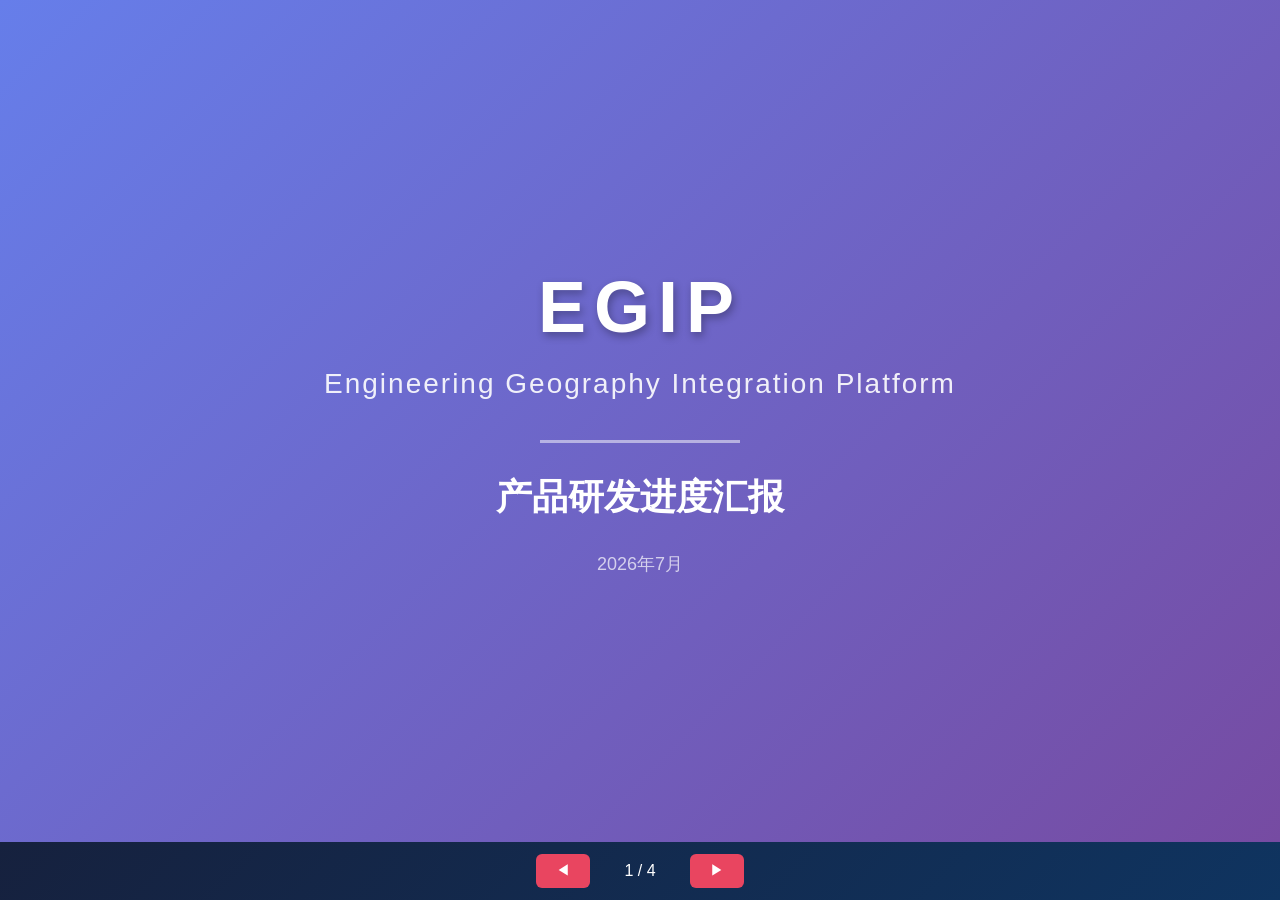
<file: presentation/index.html>
<!DOCTYPE html>
<html lang="zh-CN">
<head>
    <meta charset="UTF-8">
    <meta name="viewport" content="width=device-width, initial-scale=1.0">
    <title>EGIP 产品研发进度汇报</title>
    <link rel="stylesheet" href="styles/main.css">
</head>
<body>
    <div class="presentation-container">

        
        <!-- 幻灯片容器 -->
        <main class="slide-frame">
            <iframe id="slideContent" src="slides/01-title.html" frameborder="0"></iframe>
        </main>
        
        <!-- 页面导航点 -->
        <!-- <div class="slide-dots" id="slideDots"></div> -->
        <!-- 导航栏 -->
        <nav class="slide-nav">
            <button id="prevBtn" class="nav-btn" onclick="prevSlide()">◀</button>
            <span id="slideCounter" class="slide-counter">1 / 4</span>
            <button id="nextBtn" class="nav-btn" onclick="nextSlide()">▶</button>
        </nav>
    </div>

    <script>
        const slides = [
            'slides/01-title.html',
            'slides/02-overview.html',
            'slides/03-progress.html',
            'slides/05-v3-improvements.html',
            'slides/06-multi-scenarios.html',
            'slides/07-multi-users.html',
            'slides/08-complex-architecture.html',
            'slides/04-roadmap.html'
        ];
        
        let currentIndex = 0;
        
        function loadSlide(index) {
            if (index < 0 || index >= slides.length) return;
            currentIndex = index;
            document.getElementById('slideContent').src = slides[index];
            updateUI();
        }
        
        function nextSlide() {
            if (currentIndex < slides.length - 1) {
                loadSlide(currentIndex + 1);
            }
        }
        
        function prevSlide() {
            if (currentIndex > 0) {
                loadSlide(currentIndex - 1);
            }
        }
        
        function updateUI() {
            document.getElementById('slideCounter').textContent = 
                `${currentIndex + 1} / ${slides.length}`;
            
            document.getElementById('prevBtn').disabled = currentIndex === 0;
            document.getElementById('nextBtn').disabled = currentIndex === slides.length - 1;
            
            // 更新导航点
            document.querySelectorAll('.dot').forEach((dot, i) => {
                dot.classList.toggle('active', i === currentIndex);
            });
        }
        
        function createDots() {
            const container = document.getElementById('slideDots');
            slides.forEach((_, i) => {
                const dot = document.createElement('span');
                dot.className = 'dot' + (i === 0 ? ' active' : '');
                dot.onclick = () => loadSlide(i);
                container.appendChild(dot);
            });
        }
        
        // 键盘导航
        document.addEventListener('keydown', (e) => {
            if (e.key === 'ArrowRight' || e.key === ' ') nextSlide();
            if (e.key === 'ArrowLeft') prevSlide();
        });
        
        createDots();
        updateUI();
    </script>
</body>
</html>
</file>
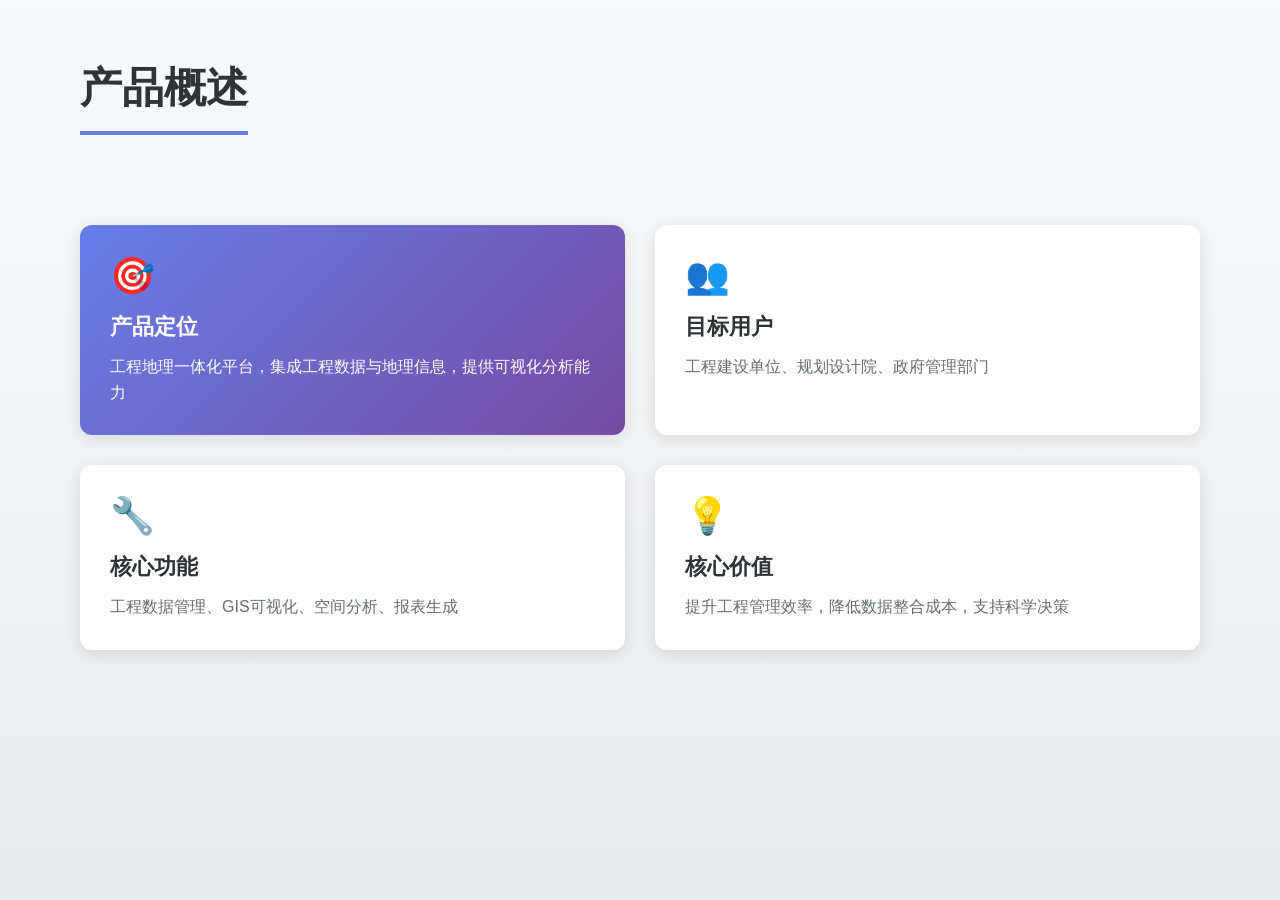
<file: presentation/bak/02-overview.html>
<!DOCTYPE html>
<html lang="zh-CN">
<head>
    <meta charset="UTF-8">
    <meta name="viewport" content="width=device-width, initial-scale=1.0">
    <title>产品概述</title>
    <style>
        * {
            margin: 0;
            padding: 0;
            box-sizing: border-box;
        }
        
        body {
            font-family: 'Microsoft YaHei', 'Segoe UI', Arial, sans-serif;
            background: linear-gradient(to bottom, #f8f9fa, #e9ecef);
            min-height: 100vh;
            padding: 60px 80px;
        }
        
        .slide-title {
            font-size: 42px;
            color: #2d3436;
            margin-bottom: 50px;
            padding-bottom: 15px;
            border-bottom: 4px solid #667eea;
            display: inline-block;
        }
        
        .content-grid {
            display: grid;
            grid-template-columns: repeat(2, 1fr);
            gap: 30px;
            margin-top: 40px;
        }
        
        .card {
            background: white;
            border-radius: 12px;
            padding: 30px;
            box-shadow: 0 4px 15px rgba(0,0,0,0.1);
            transition: transform 0.3s ease;
        }
        
        .card:hover {
            transform: translateY(-5px);
        }
        
        .card-icon {
            font-size: 36px;
            margin-bottom: 15px;
        }
        
        .card h3 {
            font-size: 22px;
            color: #2d3436;
            margin-bottom: 12px;
        }
        
        .card p {
            color: #636e72;
            line-height: 1.6;
        }
        
        .highlight {
            background: linear-gradient(135deg, #667eea 0%, #764ba2 100%);
            color: white;
        }
        
        .highlight h3, .highlight p {
            color: white;
        }
    </style>
</head>
<body>
    <h1 class="slide-title">产品概述</h1>
    
    <div class="content-grid">
        <div class="card highlight">
            <div class="card-icon">🎯</div>
            <h3>产品定位</h3>
            <p>工程地理一体化平台，集成工程数据与地理信息，提供可视化分析能力</p>
        </div>
        
        <div class="card">
            <div class="card-icon">👥</div>
            <h3>目标用户</h3>
            <p>工程建设单位、规划设计院、政府管理部门</p>
        </div>
        
        <div class="card">
            <div class="card-icon">🔧</div>
            <h3>核心功能</h3>
            <p>工程数据管理、GIS可视化、空间分析、报表生成</p>
        </div>
        
        <div class="card">
            <div class="card-icon">💡</div>
            <h3>核心价值</h3>
            <p>提升工程管理效率，降低数据整合成本，支持科学决策</p>
        </div>
    </div>
</body>
</html>
</file>
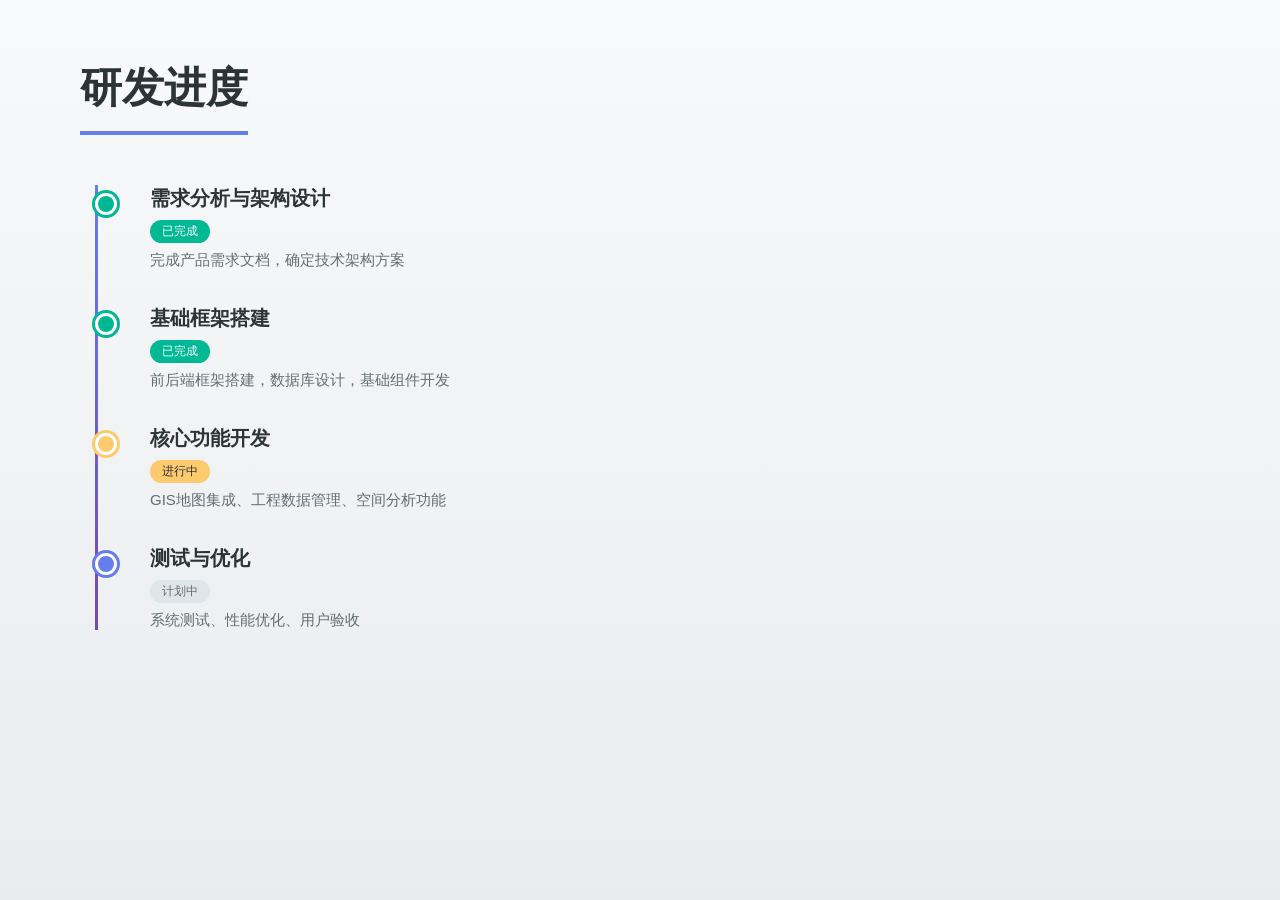
<file: presentation/bak/03-progress.html>
<!DOCTYPE html>
<html lang="zh-CN">
<head>
    <meta charset="UTF-8">
    <meta name="viewport" content="width=device-width, initial-scale=1.0">
    <title>研发进度</title>
    <style>
        * {
            margin: 0;
            padding: 0;
            box-sizing: border-box;
        }
        
        body {
            font-family: 'Microsoft YaHei', 'Segoe UI', Arial, sans-serif;
            background: linear-gradient(to bottom, #f8f9fa, #e9ecef);
            min-height: 100vh;
            padding: 60px 80px;
        }
        
        .slide-title {
            font-size: 42px;
            color: #2d3436;
            margin-bottom: 50px;
            padding-bottom: 15px;
            border-bottom: 4px solid #667eea;
            display: inline-block;
        }
        
        .timeline {
            position: relative;
            padding-left: 40px;
        }
        
        .timeline::before {
            content: '';
            position: absolute;
            left: 15px;
            top: 0;
            bottom: 0;
            width: 3px;
            background: linear-gradient(to bottom, #667eea, #764ba2);
        }
        
        .timeline-item {
            position: relative;
            margin-bottom: 35px;
            padding-left: 30px;
        }
        
        .timeline-item::before {
            content: '';
            position: absolute;
            left: -25px;
            top: 8px;
            width: 16px;
            height: 16px;
            border-radius: 50%;
            background: #667eea;
            border: 3px solid white;
            box-shadow: 0 0 0 3px #667eea;
        }
        
        .timeline-item.completed::before {
            background: #00b894;
            box-shadow: 0 0 0 3px #00b894;
        }
        
        .timeline-item.in-progress::before {
            background: #fdcb6e;
            box-shadow: 0 0 0 3px #fdcb6e;
        }
        
        .timeline-title {
            font-size: 20px;
            color: #2d3436;
            margin-bottom: 8px;
        }
        
        .timeline-status {
            display: inline-block;
            padding: 3px 12px;
            border-radius: 12px;
            font-size: 12px;
            margin-bottom: 8px;
        }
        
        .status-completed {
            background: #00b894;
            color: white;
        }
        
        .status-in-progress {
            background: #fdcb6e;
            color: #2d3436;
        }
        
        .status-planned {
            background: #dfe6e9;
            color: #636e72;
        }
        
        .timeline-desc {
            color: #636e72;
            font-size: 15px;
        }
    </style>
</head>
<body>
    <h1 class="slide-title">研发进度</h1>
    
    <div class="timeline">
        <div class="timeline-item completed">
            <h3 class="timeline-title">需求分析与架构设计</h3>
            <span class="timeline-status status-completed">已完成</span>
            <p class="timeline-desc">完成产品需求文档，确定技术架构方案</p>
        </div>
        
        <div class="timeline-item completed">
            <h3 class="timeline-title">基础框架搭建</h3>
            <span class="timeline-status status-completed">已完成</span>
            <p class="timeline-desc">前后端框架搭建，数据库设计，基础组件开发</p>
        </div>
        
        <div class="timeline-item in-progress">
            <h3 class="timeline-title">核心功能开发</h3>
            <span class="timeline-status status-in-progress">进行中</span>
            <p class="timeline-desc">GIS地图集成、工程数据管理、空间分析功能</p>
        </div>
        
        <div class="timeline-item">
            <h3 class="timeline-title">测试与优化</h3>
            <span class="timeline-status status-planned">计划中</span>
            <p class="timeline-desc">系统测试、性能优化、用户验收</p>
        </div>
    </div>
</body>
</html>
</file>
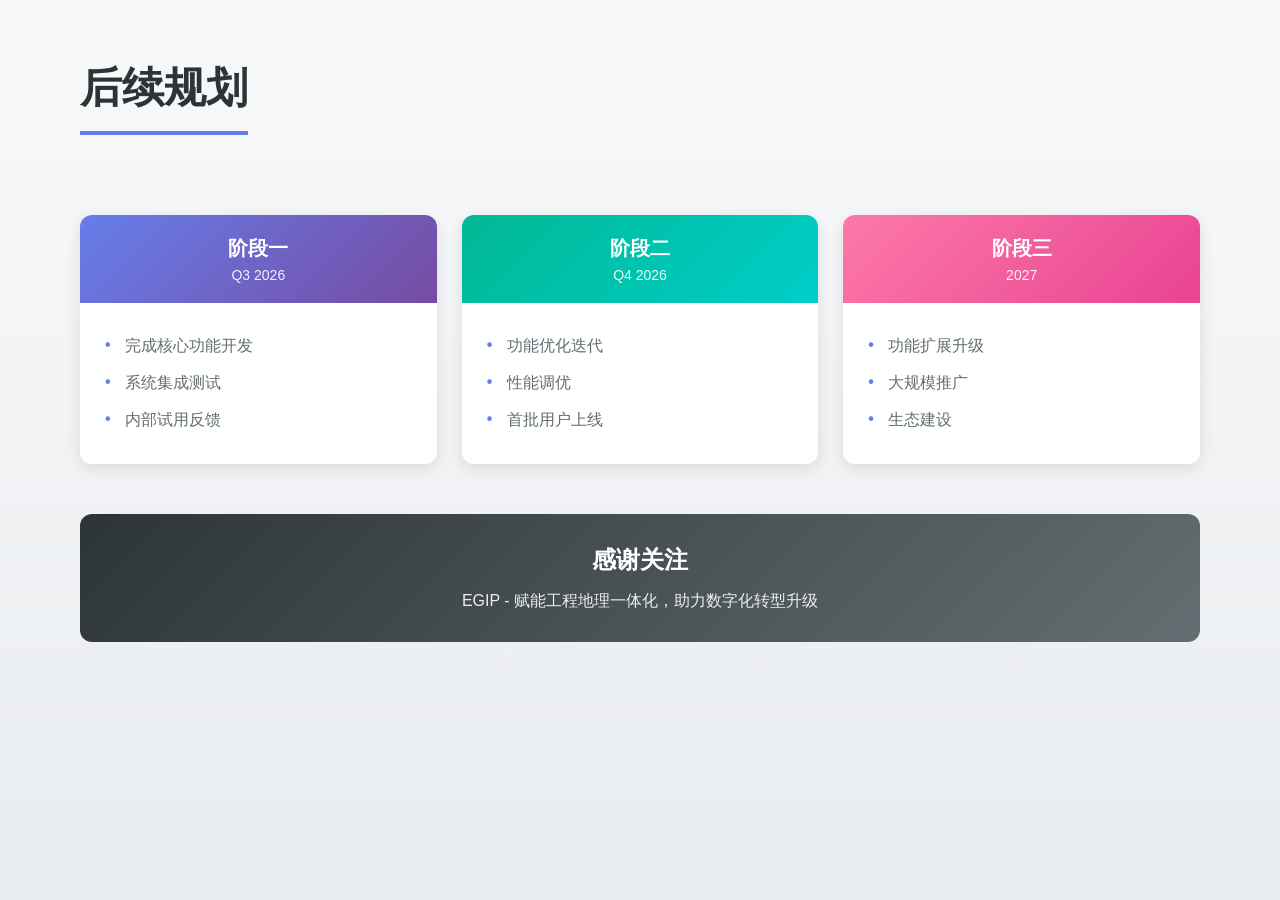
<file: presentation/bak/04-roadmap.html>
<!DOCTYPE html>
<html lang="zh-CN">
<head>
    <meta charset="UTF-8">
    <meta name="viewport" content="width=device-width, initial-scale=1.0">
    <title>后续规划</title>
    <style>
        * {
            margin: 0;
            padding: 0;
            box-sizing: border-box;
        }
        
        body {
            font-family: 'Microsoft YaHei', 'Segoe UI', Arial, sans-serif;
            background: linear-gradient(to bottom, #f8f9fa, #e9ecef);
            min-height: 100vh;
            padding: 60px 80px;
        }
        
        .slide-title {
            font-size: 42px;
            color: #2d3436;
            margin-bottom: 50px;
            padding-bottom: 15px;
            border-bottom: 4px solid #667eea;
            display: inline-block;
        }
        
        .roadmap {
            display: flex;
            gap: 25px;
            margin-top: 30px;
        }
        
        .phase {
            flex: 1;
            background: white;
            border-radius: 12px;
            overflow: hidden;
            box-shadow: 0 4px 15px rgba(0,0,0,0.1);
        }
        
        .phase-header {
            padding: 20px;
            color: white;
            text-align: center;
        }
        
        .phase:nth-child(1) .phase-header { background: linear-gradient(135deg, #667eea, #764ba2); }
        .phase:nth-child(2) .phase-header { background: linear-gradient(135deg, #00b894, #00cec9); }
        .phase:nth-child(3) .phase-header { background: linear-gradient(135deg, #fd79a8, #e84393); }
        
        .phase-title {
            font-size: 20px;
            margin-bottom: 5px;
        }
        
        .phase-date {
            font-size: 14px;
            opacity: 0.9;
        }
        
        .phase-content {
            padding: 25px;
        }
        
        .phase-content ul {
            list-style: none;
        }
        
        .phase-content li {
            padding: 8px 0;
            padding-left: 20px;
            position: relative;
            color: #636e72;
        }
        
        .phase-content li::before {
            content: '•';
            position: absolute;
            left: 0;
            color: #667eea;
            font-weight: bold;
        }
        
        .summary-box {
            margin-top: 50px;
            padding: 30px;
            background: linear-gradient(135deg, #2d3436 0%, #636e72 100%);
            border-radius: 12px;
            color: white;
            text-align: center;
        }
        
        .summary-box h3 {
            font-size: 24px;
            margin-bottom: 15px;
        }
        
        .summary-box p {
            opacity: 0.9;
            font-size: 16px;
        }
    </style>
</head>
<body>
    <h1 class="slide-title">后续规划</h1>
    
    <div class="roadmap">
        <div class="phase">
            <div class="phase-header">
                <h3 class="phase-title">阶段一</h3>
                <p class="phase-date">Q3 2026</p>
            </div>
            <div class="phase-content">
                <ul>
                    <li>完成核心功能开发</li>
                    <li>系统集成测试</li>
                    <li>内部试用反馈</li>
                </ul>
            </div>
        </div>
        
        <div class="phase">
            <div class="phase-header">
                <h3 class="phase-title">阶段二</h3>
                <p class="phase-date">Q4 2026</p>
            </div>
            <div class="phase-content">
                <ul>
                    <li>功能优化迭代</li>
                    <li>性能调优</li>
                    <li>首批用户上线</li>
                </ul>
            </div>
        </div>
        
        <div class="phase">
            <div class="phase-header">
                <h3 class="phase-title">阶段三</h3>
                <p class="phase-date">2027</p>
            </div>
            <div class="phase-content">
                <ul>
                    <li>功能扩展升级</li>
                    <li>大规模推广</li>
                    <li>生态建设</li>
                </ul>
            </div>
        </div>
    </div>
    
    <div class="summary-box">
        <h3>感谢关注</h3>
        <p>EGIP - 赋能工程地理一体化，助力数字化转型升级</p>
    </div>
</body>
</html>
</file>
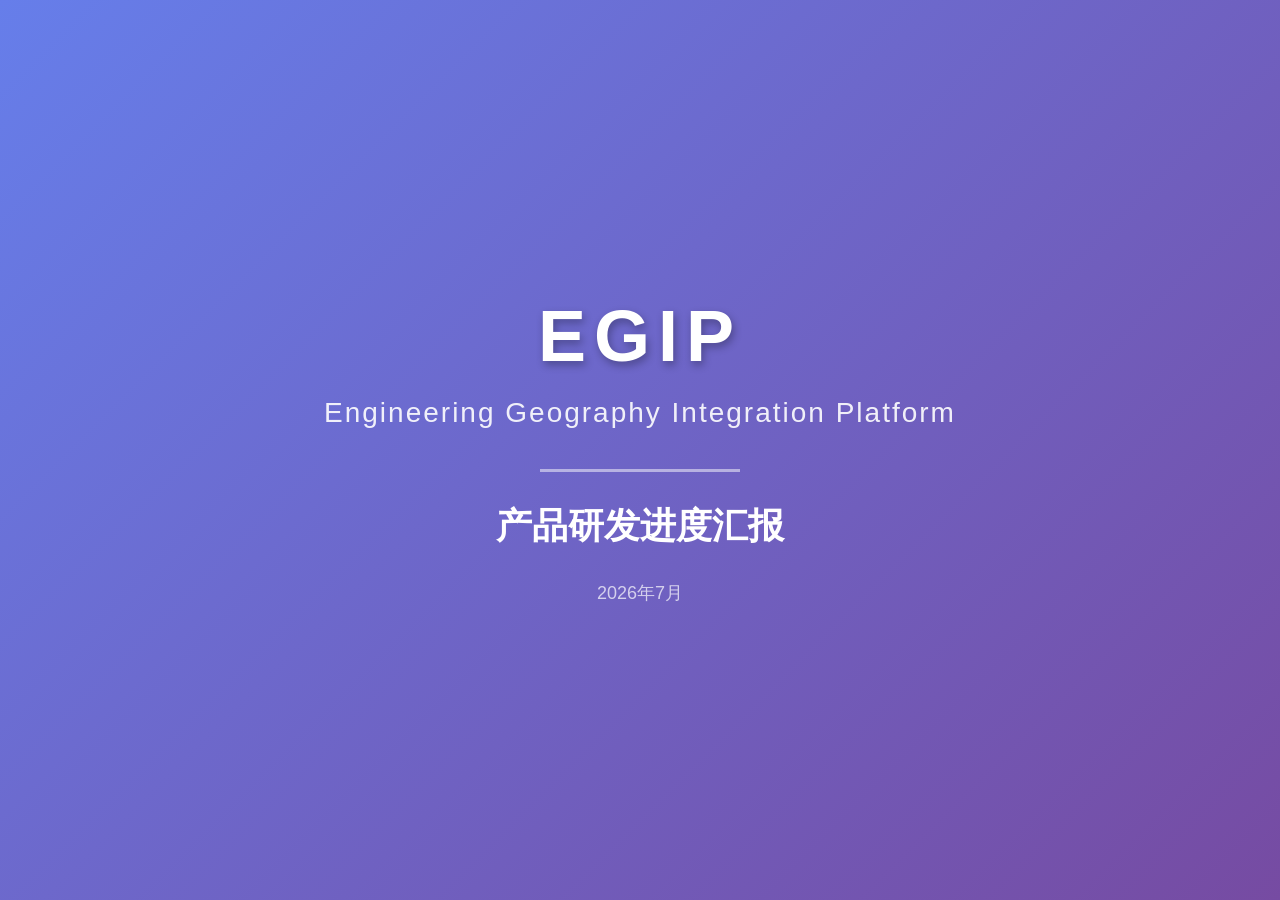
<file: presentation/slides/01-title.html>
<!DOCTYPE html>
<html lang="zh-CN">
<head>
    <meta charset="UTF-8">
    <meta name="viewport" content="width=device-width, initial-scale=1.0">
    <title>封面</title>
    <style>
        * {
            margin: 0;
            padding: 0;
            box-sizing: border-box;
        }
        
        body {
            font-family: 'Microsoft YaHei', 'Segoe UI', Arial, sans-serif;
            background: linear-gradient(135deg, #667eea 0%, #764ba2 100%);
            height: 100vh;
            display: flex;
            flex-direction: column;
            justify-content: center;
            align-items: center;
            color: white;
        }
        
        .title-container {
            text-align: center;
            animation: fadeInUp 1s ease;
        }
        
        .product-name {
            font-size: 72px;
            font-weight: bold;
            letter-spacing: 8px;
            margin-bottom: 20px;
            text-shadow: 2px 4px 8px rgba(0,0,0,0.3);
        }
        
        .product-full-name {
            font-size: 28px;
            opacity: 0.9;
            margin-bottom: 40px;
            letter-spacing: 2px;
        }
        
        .divider {
            width: 200px;
            height: 3px;
            background: rgba(255,255,255,0.5);
            margin: 30px auto;
        }
        
        .report-title {
            font-size: 36px;
            margin-top: 20px;
        }
        
        .report-date {
            font-size: 18px;
            opacity: 0.7;
            margin-top: 30px;
        }
        
        @keyframes fadeInUp {
            from {
                opacity: 0;
                transform: translateY(30px);
            }
            to {
                opacity: 1;
                transform: translateY(0);
            }
        }
    </style>
</head>
<body>
    <div class="title-container">
        <h1 class="product-name">EGIP</h1>
        <p class="product-full-name">Engineering Geography Integration Platform</p>
        <div class="divider"></div>
        <h2 class="report-title">产品研发进度汇报</h2>
        <p class="report-date">2026年7月</p>
    </div>
</body>
</html>
</file>
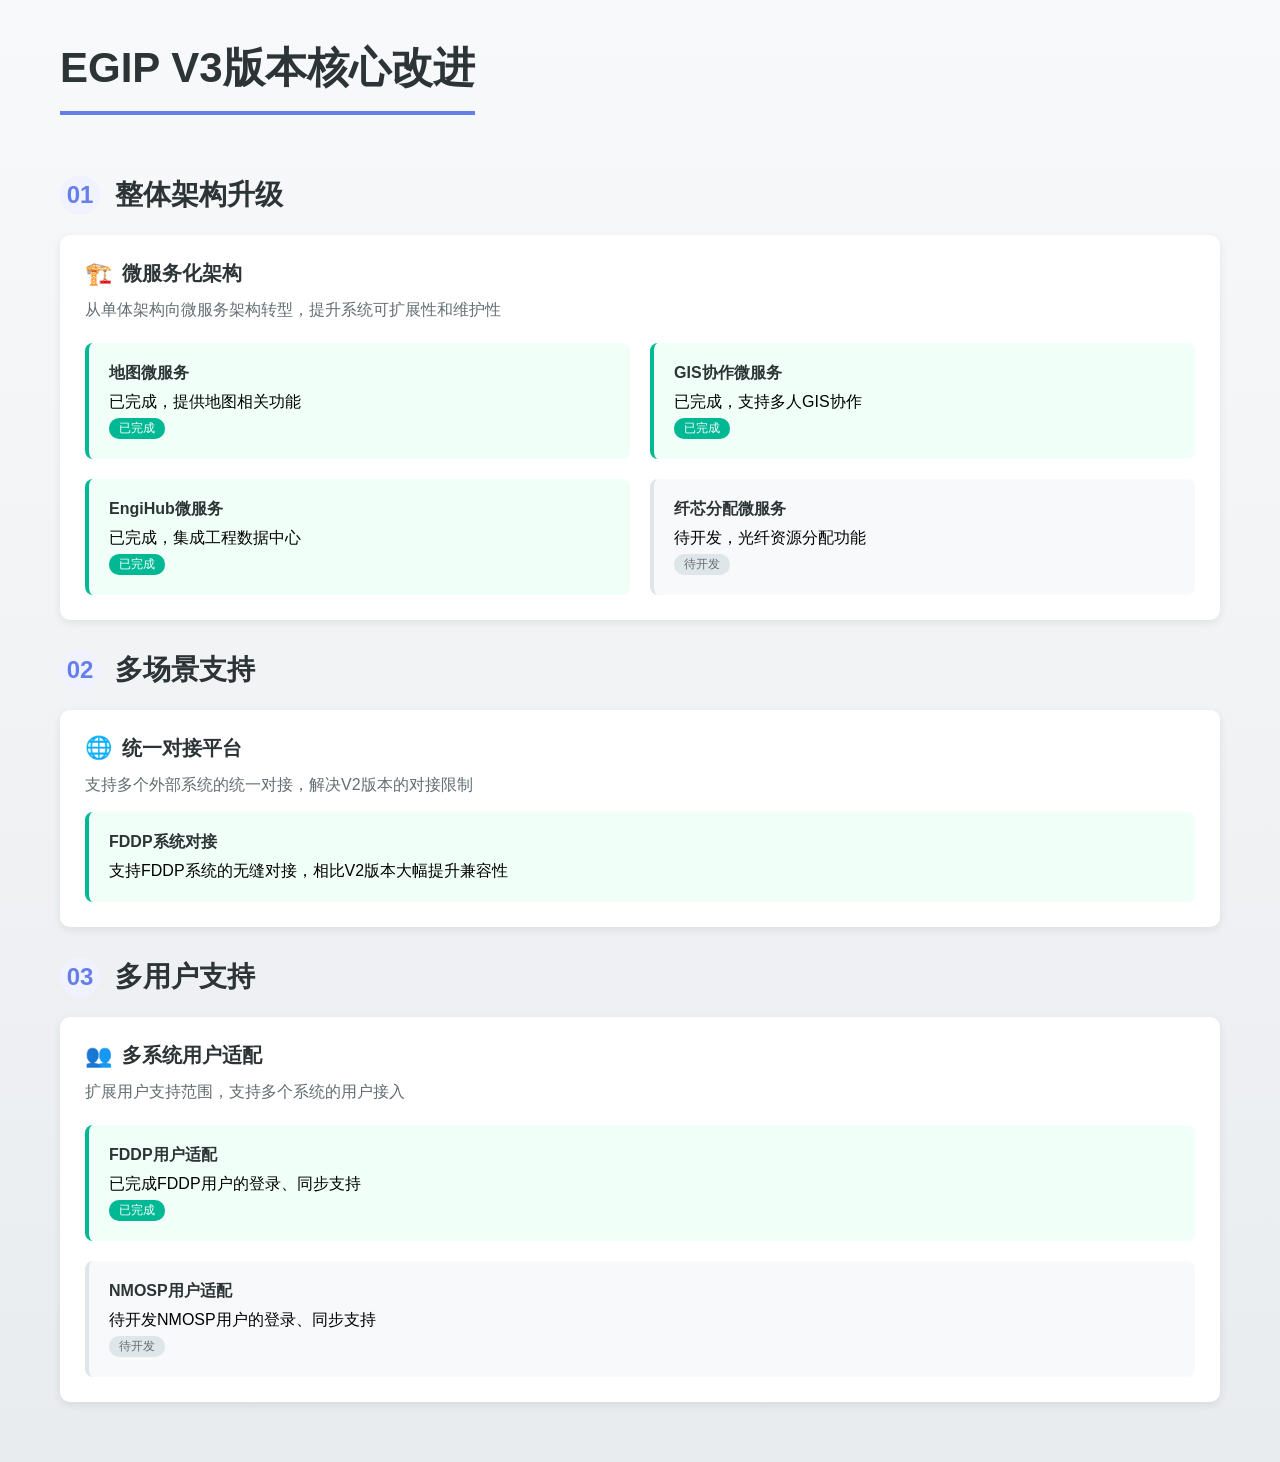
<file: presentation/slides/05-v3-improvements.html>
<!DOCTYPE html>
<html lang="zh-CN">
<head>
    <meta charset="UTF-8">
    <meta name="viewport" content="width=device-width, initial-scale=1.0">
    <title>EGIP V3版本改进</title>
    <style>
        * {
            margin: 0;
            padding: 0;
            box-sizing: border-box;
        }
        
        body {
            font-family: 'Microsoft YaHei', 'Segoe UI', Arial, sans-serif;
            background: linear-gradient(to bottom, #f8f9fa, #e9ecef);
            min-height: 100vh;
            padding: 40px 60px;
        }
        
        .slide-title {
            font-size: 42px;
            color: #2d3436;
            margin-bottom: 30px;
            padding-bottom: 15px;
            border-bottom: 4px solid #667eea;
            display: inline-block;
        }
        
        .section-header {
            display: flex;
            align-items: center;
            margin: 30px 0 20px 0;
        }
        
        .section-number {
            font-size: 24px;
            font-weight: bold;
            color: #667eea;
            margin-right: 15px;
            background: #f0f3ff;
            width: 40px;
            height: 40px;
            border-radius: 50%;
            display: flex;
            align-items: center;
            justify-content: center;
        }
        
        .section-title {
            font-size: 28px;
            color: #2d3436;
        }
        
        .improvement-item {
            background: white;
            border-radius: 10px;
            padding: 25px;
            margin-bottom: 20px;
            box-shadow: 0 3px 10px rgba(0,0,0,0.08);
        }
        
        .improvement-title {
            font-size: 20px;
            color: #2d3436;
            margin-bottom: 10px;
            display: flex;
            align-items: center;
        }
        
        .improvement-icon {
            margin-right: 10px;
            font-size: 22px;
        }
        
        .improvement-content {
            color: #636e72;
            line-height: 1.6;
        }
        
        .feature-grid {
            display: grid;
            grid-template-columns: 1fr 1fr;
            gap: 20px;
            margin-top: 20px;
        }
        
        .feature-box {
            background: #f8f9fa;
            border-radius: 8px;
            padding: 20px;
            border-left: 4px solid #667eea;
        }
        
        .feature-box.completed {
            border-left-color: #00b894;
            background: #f0fff7;
        }
        
        .feature-box.in-progress {
            border-left-color: #fdcb6e;
            background: #fff8e6;
        }
        
        .feature-box.planned {
            border-left-color: #dfe6e9;
            background: #f8f9fa;
        }
        
        .feature-title {
            font-size: 16px;
            font-weight: bold;
            color: #2d3436;
            margin-bottom: 8px;
        }
        
        .feature-status {
            display: inline-block;
            padding: 2px 10px;
            border-radius: 10px;
            font-size: 12px;
            margin-top: 5px;
        }
        
        .status-completed {
            background: #00b894;
            color: white;
        }
        
        .status-in-progress {
            background: #fdcb6e;
            color: #2d3436;
        }
        
        .status-planned {
            background: #dfe6e9;
            color: #636e72;
        }
    </style>
</head>
<body>
    <h1 class="slide-title">EGIP V3版本核心改进</h1>
    
    <div class="section-header">
        <div class="section-number">01</div>
        <h2 class="section-title">整体架构升级</h2>
    </div>
    
    <div class="improvement-item">
        <h3 class="improvement-title"><span class="improvement-icon">🏗️</span> 微服务化架构</h3>
        <p class="improvement-content">从单体架构向微服务架构转型，提升系统可扩展性和维护性</p>
        
        <div class="feature-grid">
            <div class="feature-box completed">
                <div class="feature-title">地图微服务</div>
                <p>已完成，提供地图相关功能</p>
                <span class="feature-status status-completed">已完成</span>
            </div>
            
            <div class="feature-box completed">
                <div class="feature-title">GIS协作微服务</div>
                <p>已完成，支持多人GIS协作</p>
                <span class="feature-status status-completed">已完成</span>
            </div>
            
            <div class="feature-box completed">
                <div class="feature-title">EngiHub微服务</div>
                <p>已完成，集成工程数据中心</p>
                <span class="feature-status status-completed">已完成</span>
            </div>
            
            <div class="feature-box planned">
                <div class="feature-title">纤芯分配微服务</div>
                <p>待开发，光纤资源分配功能</p>
                <span class="feature-status status-planned">待开发</span>
            </div>
        </div>
    </div>
    
    <div class="section-header">
        <div class="section-number">02</div>
        <h2 class="section-title">多场景支持</h2>
    </div>
    
    <div class="improvement-item">
        <h3 class="improvement-title"><span class="improvement-icon">🌐</span> 统一对接平台</h3>
        <p class="improvement-content">支持多个外部系统的统一对接，解决V2版本的对接限制</p>
        
        <div class="feature-box completed" style="margin-top: 15px;">
            <div class="feature-title">FDDP系统对接</div>
            <p>支持FDDP系统的无缝对接，相比V2版本大幅提升兼容性</p>
        </div>
    </div>
    
    <div class="section-header">
        <div class="section-number">03</div>
        <h2 class="section-title">多用户支持</h2>
    </div>
    
    <div class="improvement-item">
        <h3 class="improvement-title"><span class="improvement-icon">👥</span> 多系统用户适配</h3>
        <p class="improvement-content">扩展用户支持范围，支持多个系统的用户接入</p>
        
        <div class="feature-grid" style="grid-template-columns: 1fr;">
            <div class="feature-box completed">
                <div class="feature-title">FDDP用户适配</div>
                <p>已完成FDDP用户的登录、同步支持</p>
                <span class="feature-status status-completed">已完成</span>
            </div>
            
            <div class="feature-box planned">
                <div class="feature-title">NMOSP用户适配</div>
                <p>待开发NMOSP用户的登录、同步支持</p>
                <span class="feature-status status-planned">待开发</span>
            </div>
        </div>
    </div>
</body>
</html>
</file>
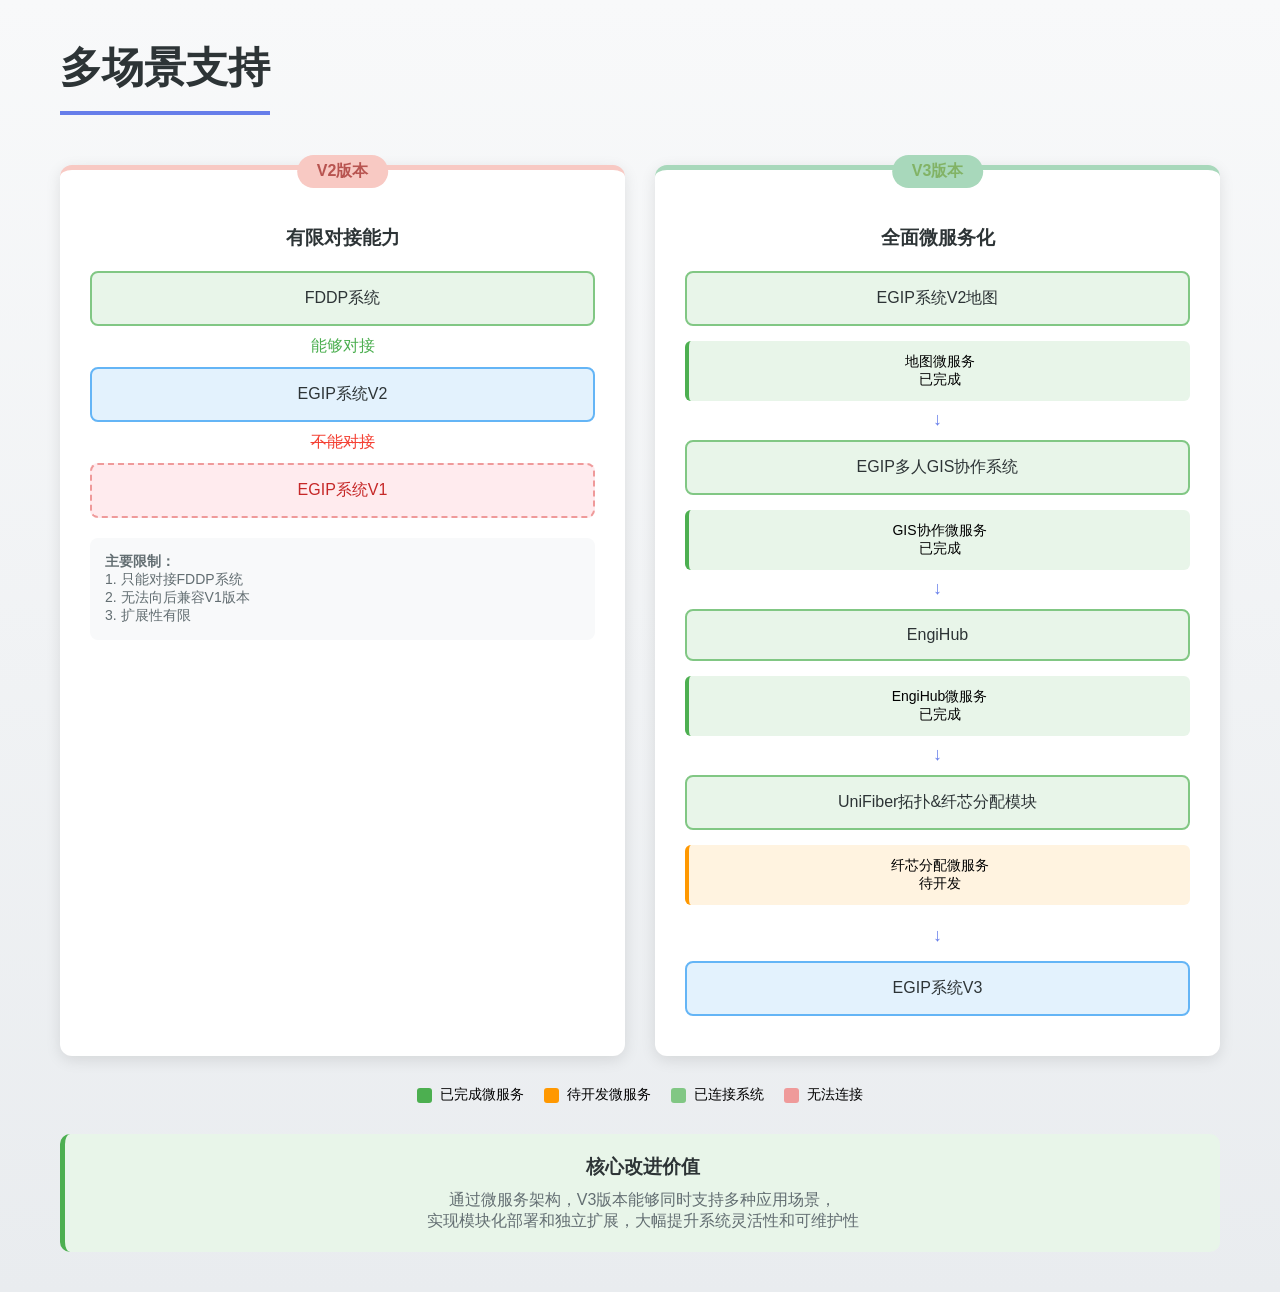
<file: presentation/slides/06-multi-scenarios.html>
<!DOCTYPE html>
<html lang="zh-CN">
<head>
    <meta charset="UTF-8">
    <meta name="viewport" content="width=device-width, initial-scale=1.0">
    <title>多场景支持</title>
    <style>
        * {
            margin: 0;
            padding: 0;
            box-sizing: border-box;
        }
        
        body {
            font-family: 'Microsoft YaHei', 'Segoe UI', Arial, sans-serif;
            background: linear-gradient(to bottom, #f8f9fa, #e9ecef);
            min-height: 100vh;
            padding: 40px 60px;
        }
        
        .slide-title {
            font-size: 42px;
            color: #2d3436;
            margin-bottom: 30px;
            padding-bottom: 15px;
            border-bottom: 4px solid #667eea;
            display: inline-block;
        }
        
        .comparison-container {
            display: grid;
            grid-template-columns: 1fr 1fr;
            gap: 30px;
            margin-top: 20px;
        }
        
        .version-box {
            background: white;
            border-radius: 12px;
            padding: 30px;
            box-shadow: 0 4px 15px rgba(0,0,0,0.1);
            position: relative;
        }
        
        .version-box.before {
            border-top: 5px solid #f8c9c3;
        }
        
        .version-box.after {
            border-top: 5px solid #a8d8bb;
        }
        
        .version-label {
            position: absolute;
            top: -15px;
            left: 50%;
            transform: translateX(-50%);
            background: #2d3436;
            color: white;
            padding: 6px 20px;
            border-radius: 20px;
            font-weight: bold;
            font-size: 16px;
        }
        
        .version-box.before .version-label {
            background: #f8c9c3;
            color: #b85450;
        }
        
        .version-box.after .version-label {
            background: #a8d8bb;
            color: #82b366;
        }
        
        .system-flow {
            margin-top: 20px;
        }
        
        .system-item {
            padding: 15px;
            margin: 10px 0;
            border-radius: 8px;
            text-align: center;
            font-weight: 500;
            position: relative;
        }
        
        .system-item.connected {
            background: #e8f5e9;
            border: 2px solid #81c784;
            color: #2d3436;
        }
        
        .system-item.disconnected {
            background: #ffebee;
            border: 2px dashed #ef9a9a;
            color: #c62828;
        }
        
        .system-item.core {
            background: #e3f2fd;
            border: 2px solid #64b5f6;
            color: #2d3436;
        }
        
        .service-item {
            padding: 12px;
            margin: 8px 0;
            border-radius: 6px;
            text-align: center;
            font-size: 14px;
        }
        
        .service-item.completed {
            background: #e8f5e9;
            border-left: 4px solid #4caf50;
        }
        
        .service-item.planned {
            background: #fff3e0;
            border-left: 4px solid #ff9800;
        }
        
        .flow-arrow {
            text-align: center;
            margin: 5px 0;
            color: #667eea;
            font-weight: bold;
            font-size: 18px;
        }
        
        .connection-line {
            margin: 8px 0;
            display: flex;
            align-items: center;
            justify-content: center;
        }
        
        .connection-line.connected {
            color: #4caf50;
        }
        
        .connection-line.disconnected {
            color: #f44336;
            text-decoration: line-through;
        }
        
        .legend {
            margin-top: 30px;
            display: flex;
            gap: 20px;
            justify-content: center;
            flex-wrap: wrap;
        }
        
        .legend-item {
            display: flex;
            align-items: center;
            gap: 8px;
            font-size: 14px;
        }
        
        .legend-color {
            width: 15px;
            height: 15px;
            border-radius: 3px;
        }
        
        .legend-color.completed {
            background: #4caf50;
        }
        
        .legend-color.planned {
            background: #ff9800;
        }
        
        .legend-color.connected {
            background: #81c784;
        }
        
        .legend-color.disconnected {
            background: #ef9a9a;
        }
    </style>
</head>
<body>
    <h1 class="slide-title">多场景支持</h1>
    
    <div class="comparison-container">
        <div class="version-box before">
            <div class="version-label">V2版本</div>
            <h3 style="margin-top: 25px; color: #2d3436; text-align: center;">有限对接能力</h3>
            
            <div class="system-flow">
                <div class="system-item connected">FDDP系统</div>
                
                <div class="connection-line connected">能够对接</div>
                
                <div class="system-item core">EGIP系统V2</div>
                
                <div class="connection-line disconnected">不能对接</div>
                
                <div class="system-item disconnected">EGIP系统V1</div>
            </div>
            
            <div style="margin-top: 20px; padding: 15px; background: #f8f9fa; border-radius: 8px;">
                <p style="color: #636e72; font-size: 14px;">
                    <strong>主要限制：</strong><br>
                    1. 只能对接FDDP系统<br>
                    2. 无法向后兼容V1版本<br>
                    3. 扩展性有限
                </p>
            </div>
        </div>
        
        <div class="version-box after">
            <div class="version-label">V3版本</div>
            <h3 style="margin-top: 25px; color: #2d3436; text-align: center;">全面微服务化</h3>
            
            <div class="system-flow">
                <div class="system-item connected" style="margin-bottom: 15px;">EGIP系统V2地图</div>
                <div class="service-item completed">地图微服务<br/>已完成</div>
                
                <div class="flow-arrow">↓</div>
                
                <div class="system-item connected" style="margin-bottom: 15px;">EGIP多人GIS协作系统</div>
                <div class="service-item completed">GIS协作微服务<br/>已完成</div>
                
                <div class="flow-arrow">↓</div>
                
                <div class="system-item connected" style="margin-bottom: 15px;">EngiHub</div>
                <div class="service-item completed">EngiHub微服务<br/>已完成</div>
                
                <div class="flow-arrow">↓</div>
                
                <div class="system-item connected" style="margin-bottom: 15px;">UniFiber拓扑&纤芯分配模块</div>
                <div class="service-item planned">纤芯分配微服务<br/>待开发</div>
                
                <div class="flow-arrow" style="margin-top: 20px;">↓</div>
                
                <div class="system-item core" style="margin-top: 15px;">EGIP系统V3</div>
            </div>
        </div>
    </div>
    
    <div class="legend">
        <div class="legend-item">
            <div class="legend-color completed"></div>
            <span>已完成微服务</span>
        </div>
        <div class="legend-item">
            <div class="legend-color planned"></div>
            <span>待开发微服务</span>
        </div>
        <div class="legend-item">
            <div class="legend-color connected"></div>
            <span>已连接系统</span>
        </div>
        <div class="legend-item">
            <div class="legend-color disconnected"></div>
            <span>无法连接</span>
        </div>
    </div>
    
    <div style="margin-top: 30px; text-align: center; background: #e8f5e9; padding: 20px; border-radius: 10px; border-left: 5px solid #4caf50;">
        <h3 style="color: #2d3436; margin-bottom: 10px;">核心改进价值</h3>
        <p style="color: #636e72;">
            通过微服务架构，V3版本能够同时支持多种应用场景，<br>
            实现模块化部署和独立扩展，大幅提升系统灵活性和可维护性
        </p>
    </div>
</body>
</html>
</file>
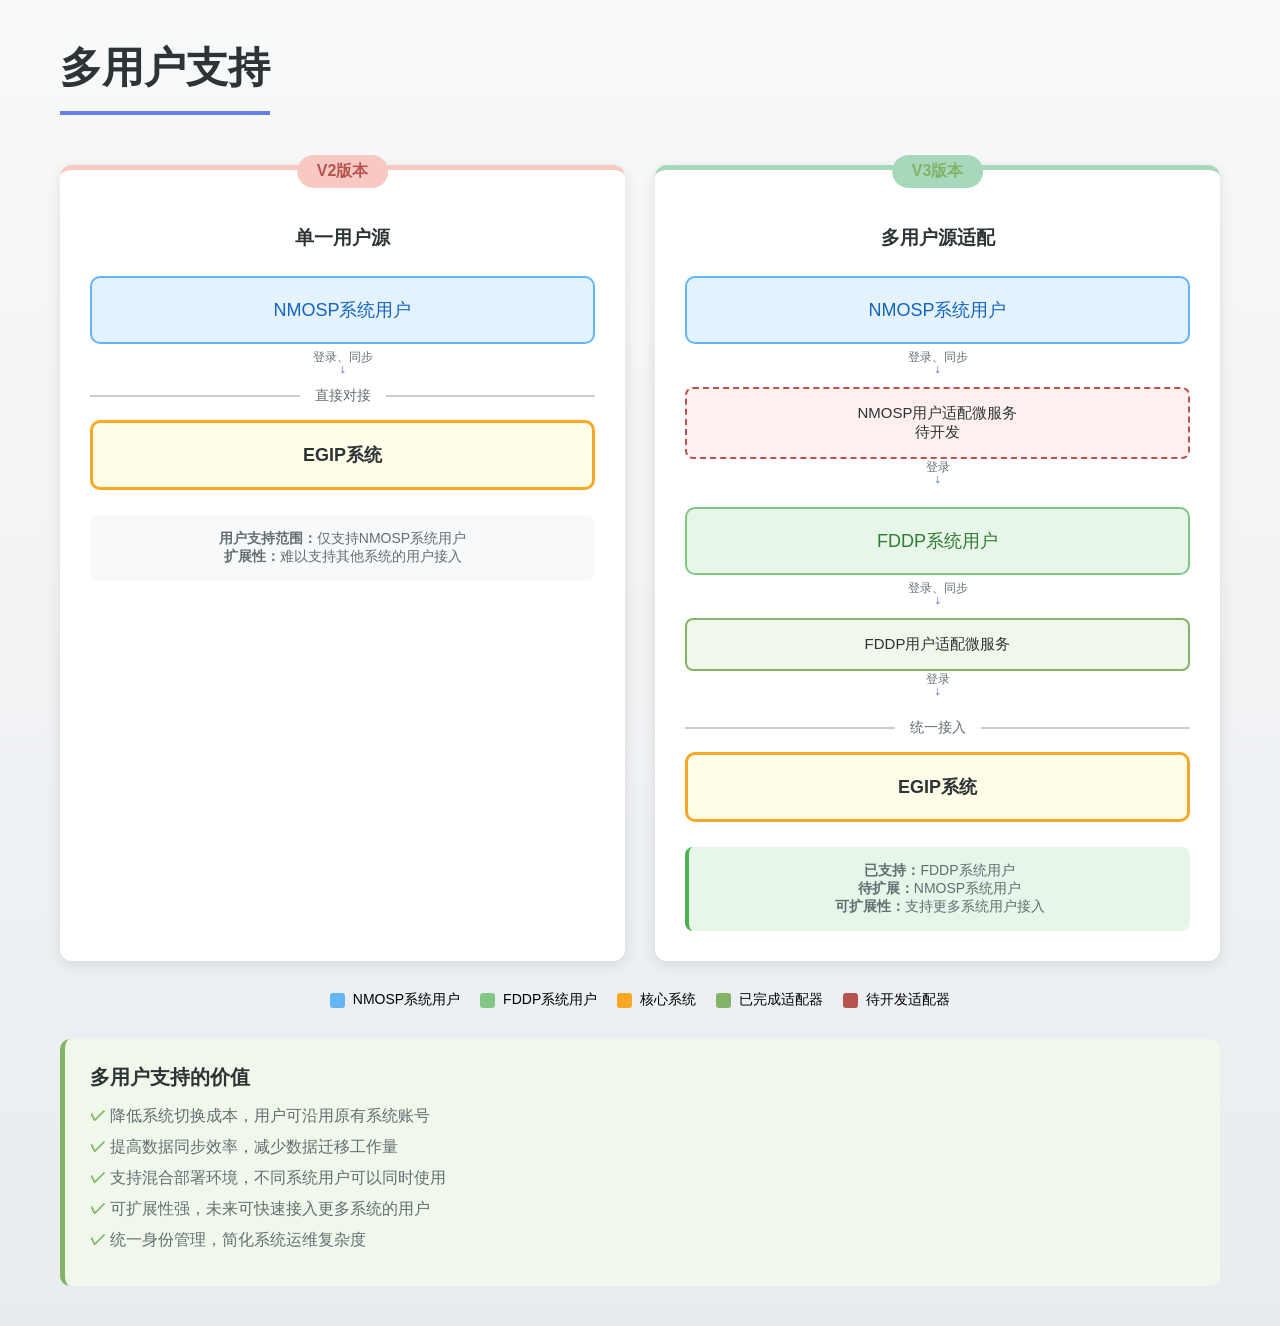
<file: presentation/slides/07-multi-users.html>
<!DOCTYPE html>
<html lang="zh-CN">
<head>
    <meta charset="UTF-8">
    <meta name="viewport" content="width=device-width, initial-scale=1.0">
    <title>多用户支持</title>
    <style>
        * {
            margin: 0;
            padding: 0;
            box-sizing: border-box;
        }
        
        body {
            font-family: 'Microsoft YaHei', 'Segoe UI', Arial, sans-serif;
            background: linear-gradient(to bottom, #f8f9fa, #e9ecef);
            min-height: 100vh;
            padding: 40px 60px;
        }
        
        .slide-title {
            font-size: 42px;
            color: #2d3436;
            margin-bottom: 30px;
            padding-bottom: 15px;
            border-bottom: 4px solid #667eea;
            display: inline-block;
        }
        
        .comparison-container {
            display: grid;
            grid-template-columns: 1fr 1fr;
            gap: 30px;
            margin-top: 20px;
        }
        
        .version-box {
            background: white;
            border-radius: 12px;
            padding: 30px;
            box-shadow: 0 4px 15px rgba(0,0,0,0.1);
            position: relative;
        }
        
        .version-box.before {
            border-top: 5px solid #f8c9c3;
        }
        
        .version-box.after {
            border-top: 5px solid #a8d8bb;
        }
        
        .version-label {
            position: absolute;
            top: -15px;
            left: 50%;
            transform: translateX(-50%);
            background: #2d3436;
            color: white;
            padding: 6px 20px;
            border-radius: 20px;
            font-weight: bold;
            font-size: 16px;
        }
        
        .version-box.before .version-label {
            background: #f8c9c3;
            color: #b85450;
        }
        
        .version-box.after .version-label {
            background: #a8d8bb;
            color: #82b366;
        }
        
        .user-flow {
            margin-top: 25px;
        }
        
        .user-box {
            padding: 20px;
            margin: 15px 0;
            border-radius: 10px;
            text-align: center;
            font-weight: 500;
            font-size: 18px;
        }
        
        .user-box.nmos {
            background: #e3f2fd;
            border: 2px solid #64b5f6;
            color: #1565c0;
        }
        
        .user-box.fddp {
            background: #e8f5e9;
            border: 2px solid #81c784;
            color: #2e7d32;
        }
        
        .user-box.adaptor {
            padding: 15px;
            margin: 10px 0;
            border-radius: 8px;
            text-align: center;
            font-size: 15px;
        }
        
        .user-box.adaptor.completed {
            background: #f0f7eb;
            border: 2px solid #82b366;
            color: #2d3436;
        }
        
        .user-box.adaptor.planned {
            background: #fff0f0;
            border: 2px dashed #b85450;
            color: #2d3436;
        }
        
        .user-box.core {
            background: #fffde7;
            border: 3px solid #f9a825;
            color: #2d3436;
            font-weight: bold;
        }
        
        .flow-line {
            display: flex;
            justify-content: center;
            margin: 8px 0;
            position: relative;
        }
        
        .flow-arrow {
            color: #667eea;
            font-weight: bold;
            font-size: 16px;
        }
        
        .flow-label {
            position: absolute;
            top: -10px;
            color: #636e72;
            font-size: 12px;
            background: white;
            padding: 0 8px;
            white-space: nowrap;
        }
        
        .connection-box {
            display: flex;
            align-items: center;
            justify-content: center;
            margin: 10px 0;
            color: #667eea;
        }
        
        .connection-label {
            margin: 0 15px;
            font-size: 14px;
            color: #636e72;
        }
        
        .connection-line {
            flex: 1;
            height: 2px;
            background: #ccc;
        }
        
        .legend {
            margin-top: 30px;
            display: flex;
            gap: 20px;
            justify-content: center;
            flex-wrap: wrap;
        }
        
        .legend-item {
            display: flex;
            align-items: center;
            gap: 8px;
            font-size: 14px;
        }
        
        .legend-color {
            width: 15px;
            height: 15px;
            border-radius: 3px;
        }
        
        .legend-color.nmos {
            background: #64b5f6;
        }
        
        .legend-color.fddp {
            background: #81c784;
        }
        
        .legend-color.core {
            background: #f9a825;
        }
        
        .legend-color.completed {
            background: #82b366;
        }
        
        .legend-color.planned {
            background: #b85450;
        }
        
        .benefits-section {
            margin-top: 30px;
            background: #f0f7eb;
            padding: 25px;
            border-radius: 10px;
            border-left: 5px solid #82b366;
        }
        
        .benefits-section h3 {
            color: #2d3436;
            margin-bottom: 15px;
            font-size: 20px;
        }
        
        .benefit-item {
            margin-bottom: 10px;
            color: #636e72;
            padding-left: 20px;
            position: relative;
        }
        
        .benefit-item::before {
            content: '✓';
            position: absolute;
            left: 0;
            color: #82b366;
            font-weight: bold;
        }
    </style>
</head>
<body>
    <h1 class="slide-title">多用户支持</h1>
    
    <div class="comparison-container">
        <div class="version-box before">
            <div class="version-label">V2版本</div>
            <h3 style="margin-top: 25px; color: #2d3436; text-align: center;">单一用户源</h3>
            
            <div class="user-flow">
                <div class="user-box nmos">NMOSP系统用户</div>
                
                <div class="flow-line">
                    <div class="flow-arrow">↓</div>
                    <div class="flow-label">登录、同步</div>
                </div>
                
                <div class="connection-box">
                    <div class="connection-line"></div>
                    <div class="connection-label">直接对接</div>
                    <div class="connection-line"></div>
                </div>
                
                <div class="user-box core">EGIP系统</div>
            </div>
            
            <div style="margin-top: 25px; padding: 15px; background: #f8f9fa; border-radius: 8px;">
                <p style="color: #636e72; font-size: 14px; text-align: center;">
                    <strong>用户支持范围：</strong>仅支持NMOSP系统用户<br>
                    <strong>扩展性：</strong>难以支持其他系统的用户接入
                </p>
            </div>
        </div>
        
        <div class="version-box after">
            <div class="version-label">V3版本</div>
            <h3 style="margin-top: 25px; color: #2d3436; text-align: center;">多用户源适配</h3>
            
            <div class="user-flow">
                <!-- NMOSP 用户流程 -->
                <div class="user-box nmos">NMOSP系统用户</div>
                
                <div class="flow-line">
                    <div class="flow-arrow">↓</div>
                    <div class="flow-label">登录、同步</div>
                </div>
                
                <div class="user-box adaptor planned">NMOSP用户适配微服务<br/>待开发</div>
                
                <div class="flow-line" style="margin-bottom: 20px;">
                    <div class="flow-arrow">↓</div>
                    <div class="flow-label">登录</div>
                </div>
                
                <!-- FDDP 用户流程 -->
                <div class="user-box fddp">FDDP系统用户</div>
                
                <div class="flow-line">
                    <div class="flow-arrow">↓</div>
                    <div class="flow-label">登录、同步</div>
                </div>
                
                <div class="user-box adaptor completed">FDDP用户适配微服务</div>
                
                <div class="flow-line" style="margin-bottom: 20px;">
                    <div class="flow-arrow">↓</div>
                    <div class="flow-label">登录</div>
                </div>
                
                <!-- 统一接入点 -->
                <div class="connection-box">
                    <div class="connection-line"></div>
                    <div class="connection-label">统一接入</div>
                    <div class="connection-line"></div>
                </div>
                
                <div class="user-box core">EGIP系统</div>
            </div>
            
            <div style="margin-top: 25px; padding: 15px; background: #e8f5e9; border-radius: 8px; border-left: 4px solid #4caf50;">
                <p style="color: #636e72; font-size: 14px; text-align: center;">
                    <strong>已支持：</strong>FDDP系统用户<br>
                    <strong>待扩展：</strong>NMOSP系统用户<br>
                    <strong>可扩展性：</strong>支持更多系统用户接入
                </p>
            </div>
        </div>
    </div>
    
    <div class="legend">
        <div class="legend-item">
            <div class="legend-color nmos"></div>
            <span>NMOSP系统用户</span>
        </div>
        <div class="legend-item">
            <div class="legend-color fddp"></div>
            <span>FDDP系统用户</span>
        </div>
        <div class="legend-item">
            <div class="legend-color core"></div>
            <span>核心系统</span>
        </div>
        <div class="legend-item">
            <div class="legend-color completed"></div>
            <span>已完成适配器</span>
        </div>
        <div class="legend-item">
            <div class="legend-color planned"></div>
            <span>待开发适配器</span>
        </div>
    </div>
    
    <div class="benefits-section">
        <h3>多用户支持的价值</h3>
        <div class="benefit-item">降低系统切换成本，用户可沿用原有系统账号</div>
        <div class="benefit-item">提高数据同步效率，减少数据迁移工作量</div>
        <div class="benefit-item">支持混合部署环境，不同系统用户可以同时使用</div>
        <div class="benefit-item">可扩展性强，未来可快速接入更多系统的用户</div>
        <div class="benefit-item">统一身份管理，简化系统运维复杂度</div>
    </div>
</body>
</html>
</file>
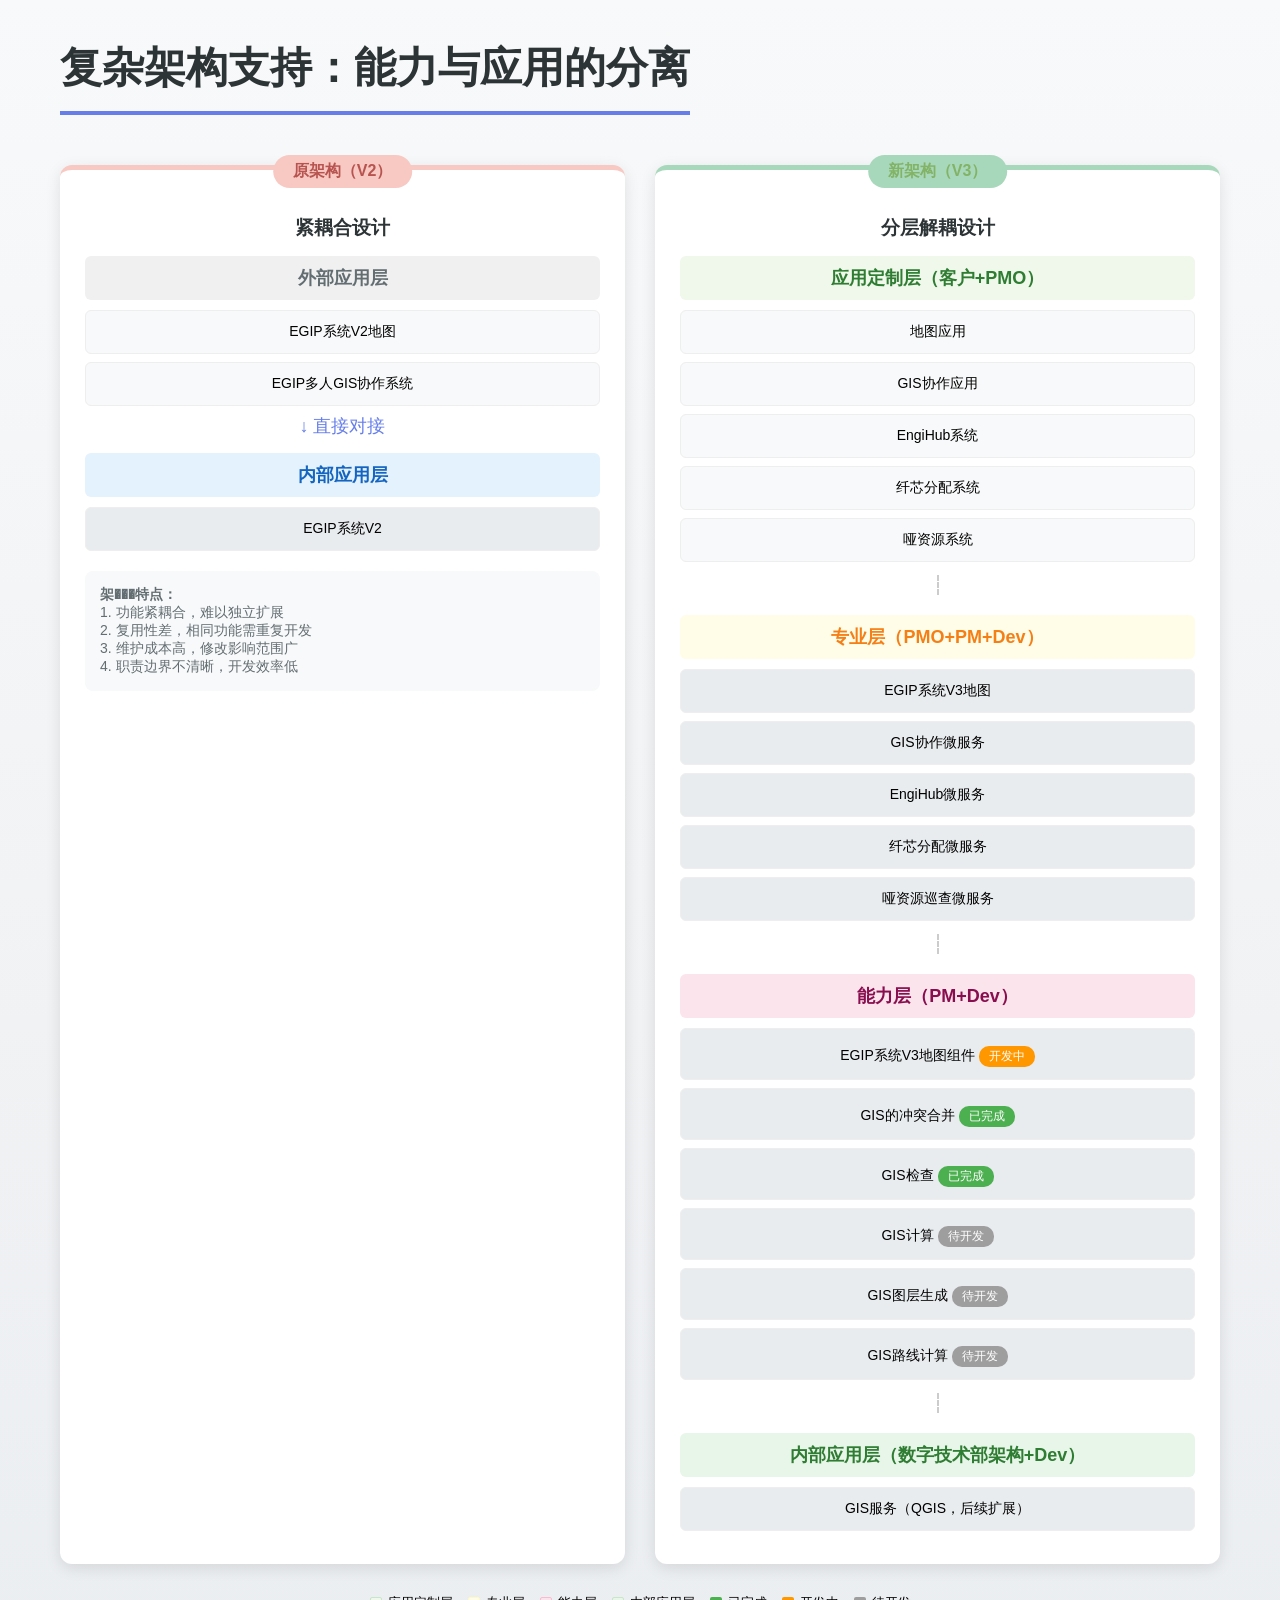
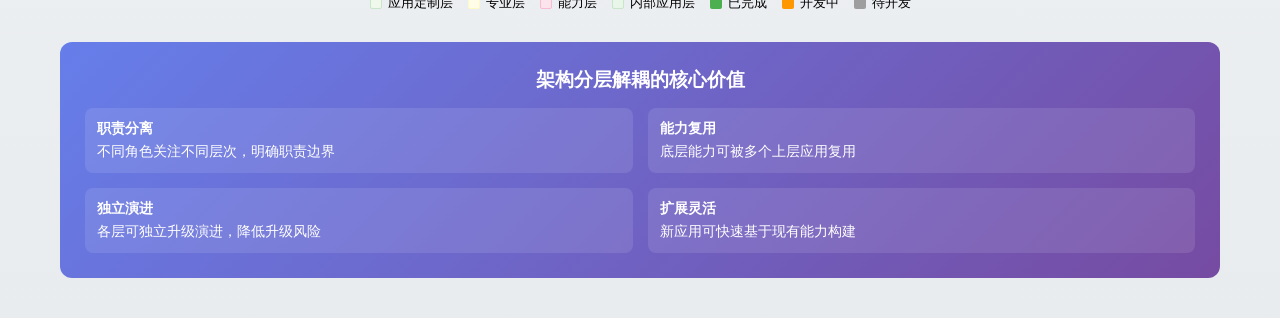
<file: presentation/slides/08-complex-architecture.html>
<!DOCTYPE html>
<html lang="zh-CN">
<head>
    <meta charset="UTF-8">
    <meta name="viewport" content="width=device-width, initial-scale=1.0">
    <title>复杂架构支持</title>
    <style>
        * {
            margin: 0;
            padding: 0;
            box-sizing: border-box;
        }
        
        body {
            font-family: 'Microsoft YaHei', 'Segoe UI', Arial, sans-serif;
            background: linear-gradient(to bottom, #f8f9fa, #e9ecef);
            min-height: 100vh;
            padding: 40px 60px;
        }
        
        .slide-title {
            font-size: 42px;
            color: #2d3436;
            margin-bottom: 30px;
            padding-bottom: 15px;
            border-bottom: 4px solid #667eea;
            display: inline-block;
        }
        
        .architecture-container {
            display: grid;
            grid-template-columns: 1fr 1fr;
            gap: 30px;
            margin-top: 20px;
        }
        
        .version-box {
            background: white;
            border-radius: 12px;
            padding: 25px;
            box-shadow: 0 4px 15px rgba(0,0,0,0.1);
            position: relative;
        }
        
        .version-box.before {
            border-top: 5px solid #f8c9c3;
        }
        
        .version-box.after {
            border-top: 5px solid #a8d8bb;
        }
        
        .version-label {
            position: absolute;
            top: -15px;
            left: 50%;
            transform: translateX(-50%);
            background: #2d3436;
            color: white;
            padding: 6px 20px;
            border-radius: 20px;
            font-weight: bold;
            font-size: 16px;
        }
        
        .version-box.before .version-label {
            background: #f8c9c3;
            color: #b85450;
        }
        
        .version-box.after .version-label {
            background: #a8d8bb;
            color: #82b366;
        }
        
        .layer-title {
            font-size: 18px;
            font-weight: bold;
            text-align: center;
            padding: 10px;
            margin: 15px 0 10px 0;
            border-radius: 6px;
        }
        
        .layer.before-external .layer-title {
            background: #f0f0f0;
            color: #636e72;
        }
        
        .layer.before-internal .layer-title {
            background: #e3f2fd;
            color: #1565c0;
        }
        
        .layer.after-ext .layer-title {
            background: #f0f7eb;
            color: #2e7d32;
        }
        
        .layer.after-prof .layer-title {
            background: #fffde7;
            color: #f57f17;
        }
        
        .layer.after-cap .layer-title {
            background: #fce4ec;
            color: #880e4f;
        }
        
        .layer.after-internal .layer-title {
            background: #e8f5e9;
            color: #2e7d32;
        }
        
        .system-item {
            padding: 12px;
            margin: 8px 0;
            border-radius: 6px;
            text-align: center;
            font-size: 14px;
            border: 1px solid #eee;
        }
        
        .system-item.light {
            background: #f8f9fa;
        }
        
        .system-item.medium {
            background: #e9ecef;
        }
        
        .flow-arrow {
            text-align: center;
            margin: 8px 0;
            color: #667eea;
            font-size: 18px;
        }
        
        .status-badge {
            display: inline-block;
            padding: 2px 10px;
            border-radius: 10px;
            font-size: 12px;
            margin-top: 5px;
        }
        
        .status-completed {
            background: #4caf50;
            color: white;
        }
        
        .status-in-progress {
            background: #ff9800;
            color: white;
        }
        
        .status-planned {
            background: #9e9e9e;
            color: white;
        }
        
        .architecture-flow {
            margin-top: 15px;
        }
        
        .architecture-layers {
            display: grid;
            grid-template-columns: 1fr;
            gap: 5px;
        }
        
        .connection-line {
            height: 20px;
            border-left: 2px dashed #ccc;
            margin: 0 auto;
            width: 0;
        }
        
        .legend {
            margin-top: 30px;
            display: flex;
            gap: 15px;
            justify-content: center;
            flex-wrap: wrap;
        }
        
        .legend-item {
            display: flex;
            align-items: center;
            gap: 6px;
            font-size: 13px;
        }
        
        .legend-color {
            width: 12px;
            height: 12px;
            border-radius: 2px;
        }
        
        .legend-color.ext { background: #f0f7eb; border: 1px solid #c8e6c9; }
        .legend-color.prof { background: #fffde7; border: 1px solid #fff9c4; }
        .legend-color.cap { background: #fce4ec; border: 1px solid #f8bbd0; }
        .legend-color.internal { background: #e8f5e9; border: 1px solid #c8e6c9; }
        .legend-color.completed { background: #4caf50; }
        .legend-color.in-progress { background: #ff9800; }
        .legend-color.planned { background: #9e9e9e; }
        
        .key-benefits {
            margin-top: 30px;
            background: linear-gradient(135deg, #667eea 0%, #764ba2 100%);
            padding: 25px;
            border-radius: 12px;
            color: white;
        }
        
        .key-benefits h3 {
            margin-bottom: 15px;
            text-align: center;
        }
        
        .benefit-grid {
            display: grid;
            grid-template-columns: repeat(2, 1fr);
            gap: 15px;
            margin-top: 15px;
        }
        
        .benefit-item {
            background: rgba(255, 255, 255, 0.1);
            padding: 12px;
            border-radius: 8px;
            font-size: 14px;
        }
        
        .benefit-item strong {
            display: block;
            margin-bottom: 5px;
        }
    </style>
</head>
<body>
    <h1 class="slide-title">复杂架构支持：能力与应用的分离</h1>
    
    <div class="architecture-container">
        <div class="version-box before">
            <div class="version-label">原架构（V2）</div>
            <h3 style="margin-top: 20px; color: #2d3436; text-align: center;">紧耦合设计</h3>
            
            <div class="architecture-flow">
                <div class="layer before-external">
                    <div class="layer-title">外部应用层</div>
                    <div class="system-item light">EGIP系统V2地图</div>
                    <div class="system-item light">EGIP多人GIS协作系统</div>
                </div>
                
                <div class="flow-arrow">↓ 直接对接</div>
                
                <div class="layer before-internal">
                    <div class="layer-title">内部应用层</div>
                    <div class="system-item medium">EGIP系统V2</div>
                </div>
            </div>
            
            <div style="margin-top: 20px; padding: 15px; background: #f8f9fa; border-radius: 8px;">
                <p style="color: #636e72; font-size: 14px;">
                    <strong>架���特点：</strong><br>
                    1. 功能紧耦合，难以独立扩展<br>
                    2. 复用性差，相同功能需重复开发<br>
                    3. 维护成本高，修改影响范围广<br>
                    4. 职责边界不清晰，开发效率低
                </p>
            </div>
        </div>
        
        <div class="version-box after">
            <div class="version-label">新架构（V3）</div>
            <h3 style="margin-top: 20px; color: #2d3436; text-align: center;">分层解耦设计</h3>
            
            <div class="architecture-layers">
                <!-- 应用定制层 -->
                <div class="layer after-ext">
                    <div class="layer-title">应用定制层（客户+PMO）</div>
                    <div class="system-item light">地图应用</div>
                    <div class="system-item light">GIS协作应用</div>
                    <div class="system-item light">EngiHub系统</div>
                    <div class="system-item light">纤芯分配系统</div>
                    <div class="system-item light">哑资源系统</div>
                </div>
                
                <div class="connection-line"></div>
                
                <!-- 专业层 -->
                <div class="layer after-prof">
                    <div class="layer-title">专业层（PMO+PM+Dev）</div>
                    <div class="system-item medium">EGIP系统V3地图</div>
                    <div class="system-item medium">GIS协作微服务</div>
                    <div class="system-item medium">EngiHub微服务</div>
                    <div class="system-item medium">纤芯分配微服务</div>
                    <div class="system-item medium">哑资源巡查微服务</div>
                </div>
                
                <div class="connection-line"></div>
                
                <!-- 能力层 -->
                <div class="layer after-cap">
                    <div class="layer-title">能力层（PM+Dev）</div>
                    <div class="system-item medium">
                        EGIP系统V3地图组件
                        <span class="status-badge status-in-progress">开发中</span>
                    </div>
                    <div class="system-item medium">
                        GIS的冲突合并
                        <span class="status-badge status-completed">已完成</span>
                    </div>
                    <div class="system-item medium">
                        GIS检查
                        <span class="status-badge status-completed">已完成</span>
                    </div>
                    <div class="system-item medium">
                        GIS计算
                        <span class="status-badge status-planned">待开发</span>
                    </div>
                    <div class="system-item medium">
                        GIS图层生成
                        <span class="status-badge status-planned">待开发</span>
                    </div>
                    <div class="system-item medium">
                        GIS路线计算
                        <span class="status-badge status-planned">待开发</span>
                    </div>
                </div>
                
                <div class="connection-line"></div>
                
                <!-- 内部应用层 -->
                <div class="layer after-internal">
                    <div class="layer-title">内部应用层（数字技术部架构+Dev）</div>
                    <div class="system-item medium">GIS服务（QGIS，后续扩展）</div>
                </div>
            </div>
        </div>
    </div>
    
    <div class="legend">
        <div class="legend-item">
            <div class="legend-color ext"></div>
            <span>应用定制层</span>
        </div>
        <div class="legend-item">
            <div class="legend-color prof"></div>
            <span>专业层</span>
        </div>
        <div class="legend-item">
            <div class="legend-color cap"></div>
            <span>能力层</span>
        </div>
        <div class="legend-item">
            <div class="legend-color internal"></div>
            <span>内部应用层</span>
        </div>
        <div class="legend-item">
            <div class="legend-color completed"></div>
            <span>已完成</span>
        </div>
        <div class="legend-item">
            <div class="legend-color in-progress"></div>
            <span>开发中</span>
        </div>
        <div class="legend-item">
            <div class="legend-color planned"></div>
            <span>待开发</span>
        </div>
    </div>
    
    <div class="key-benefits">
        <h3>架构分层解耦的核心价值</h3>
        <div class="benefit-grid">
            <div class="benefit-item">
                <strong>职责分离</strong>
                不同角色关注不同层次，明确职责边界
            </div>
            <div class="benefit-item">
                <strong>能力复用</strong>
                底层能力可被多个上层应用复用
            </div>
            <div class="benefit-item">
                <strong>独立演进</strong>
                各层可独立升级演进，降低升级风险
            </div>
            <div class="benefit-item">
                <strong>扩展灵活</strong>
                新应用可快速基于现有能力构建
            </div>
        </div>
    </div>
</body>
</html>
</file>
<file: presentation/styles/main.css>
/* 全局样式 */
* {
    margin: 0;
    padding: 0;
    box-sizing: border-box;
}

body {
    font-family: 'Microsoft YaHei', 'Segoe UI', Arial, sans-serif;
    background: #1a1a2e;
    color: #333;
    height: 100vh;
    overflow: hidden;
}

/* 演示容器 */
.presentation-container {
    display: flex;
    flex-direction: column;
    height: 100vh;
}

/* 导航栏 */
.slide-nav {
    display: flex;
    justify-content: center;
    align-items: center;
    padding: 12px 20px;
    background: linear-gradient(135deg, #16213e 0%, #0f3460 100%);
    gap: 20px;
    flex-shrink: 0;
}

.nav-btn {
    padding: 8px 20px;
    background: #e94560;
    color: white;
    border: none;
    border-radius: 6px;
    cursor: pointer;
    font-size: 14px;
    transition: all 0.3s ease;
}

.nav-btn:hover:not(:disabled) {
    background: #ff6b6b;
    transform: translateY(-1px);
}

.nav-btn:disabled {
    background: #4a4a6a;
    cursor: not-allowed;
    opacity: 0.6;
}

.slide-counter {
    color: #fff;
    font-size: 16px;
    min-width: 60px;
    text-align: center;
}

/* 幻灯片框架 */
.slide-frame {
    flex: 1;
    position: relative;
    background: #f5f5f5;
}

.slide-frame iframe {
    width: 100%;
    height: 100%;
    border: none;
}

/* 导航点 */
.slide-dots {
    display: flex;
    justify-content: center;
    gap: 10px;
    padding: 15px;
    background: #16213e;
    flex-shrink: 0;
}

.dot {
    width: 12px;
    height: 12px;
    border-radius: 50%;
    background: #4a4a6a;
    cursor: pointer;
    transition: all 0.3s ease;
}

.dot:hover {
    background: #e94560;
}

.dot.active {
    background: #e94560;
    transform: scale(1.2);
}
</file>
